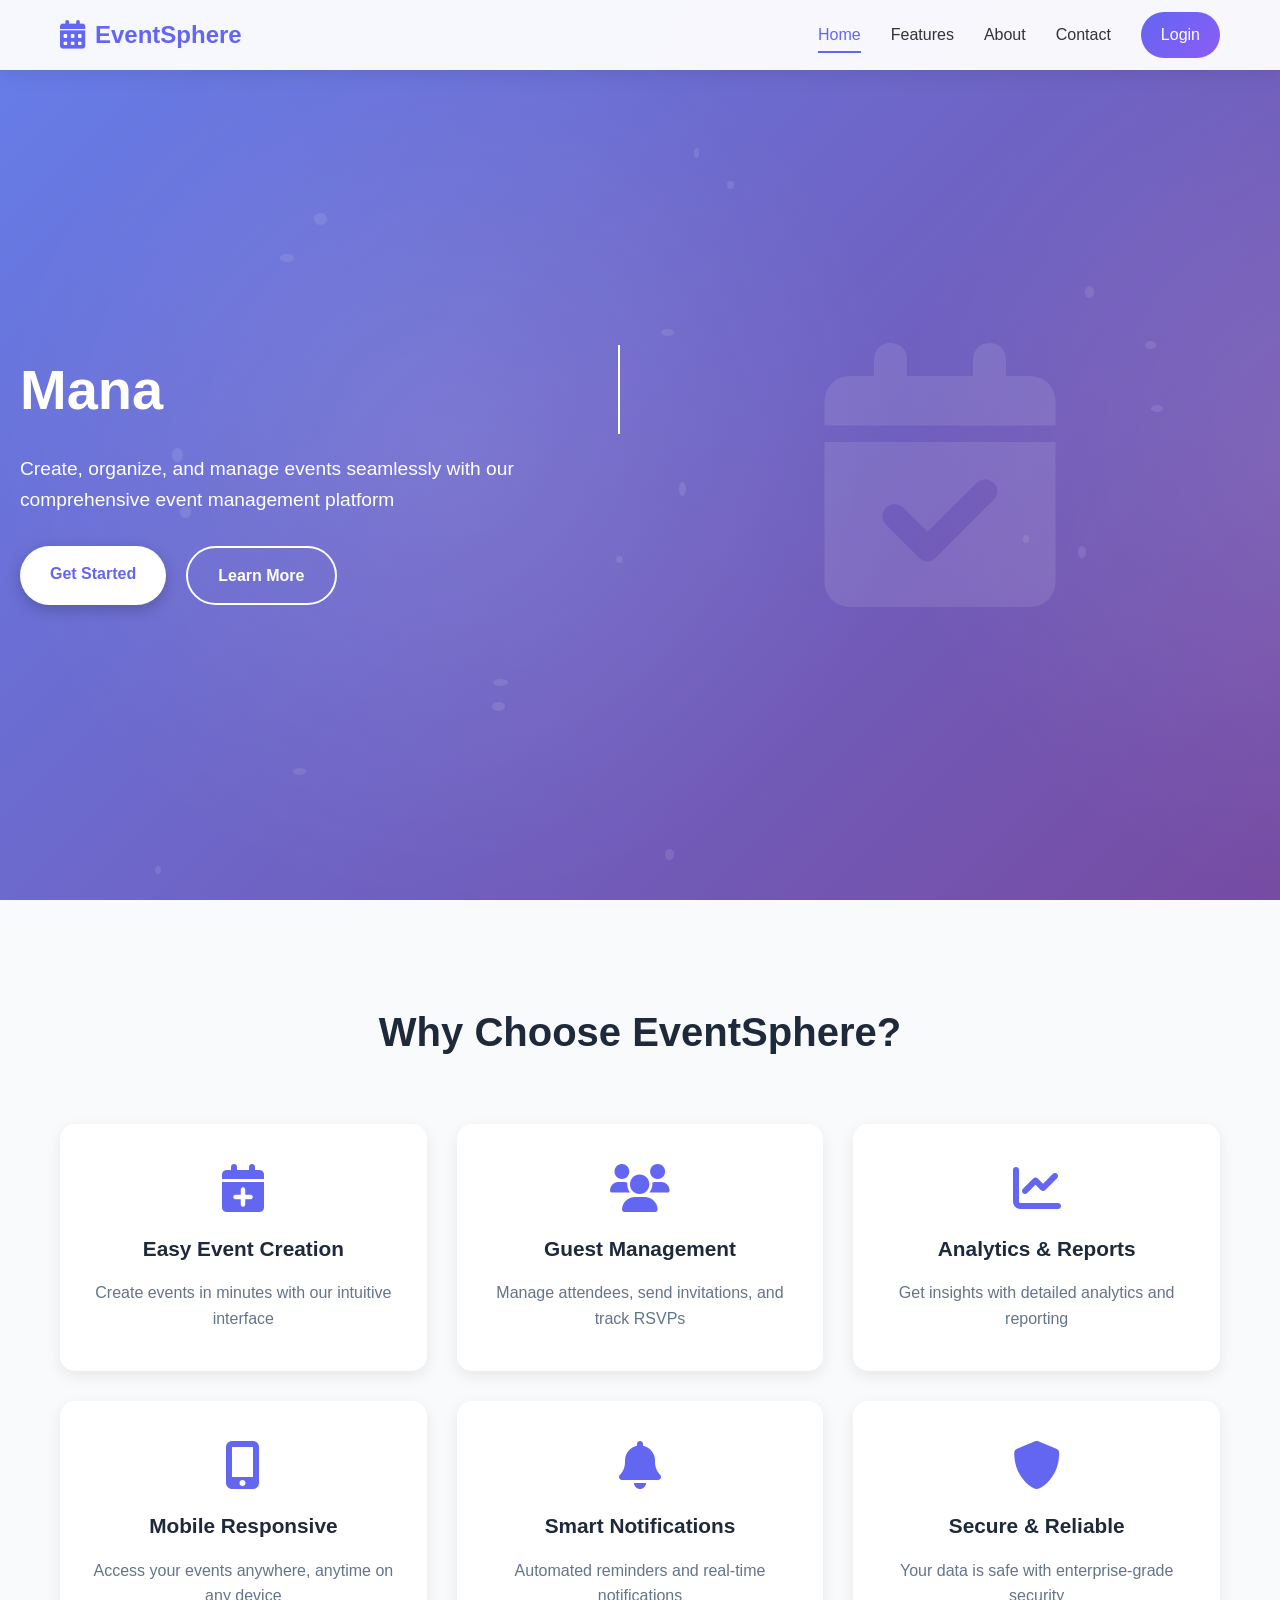
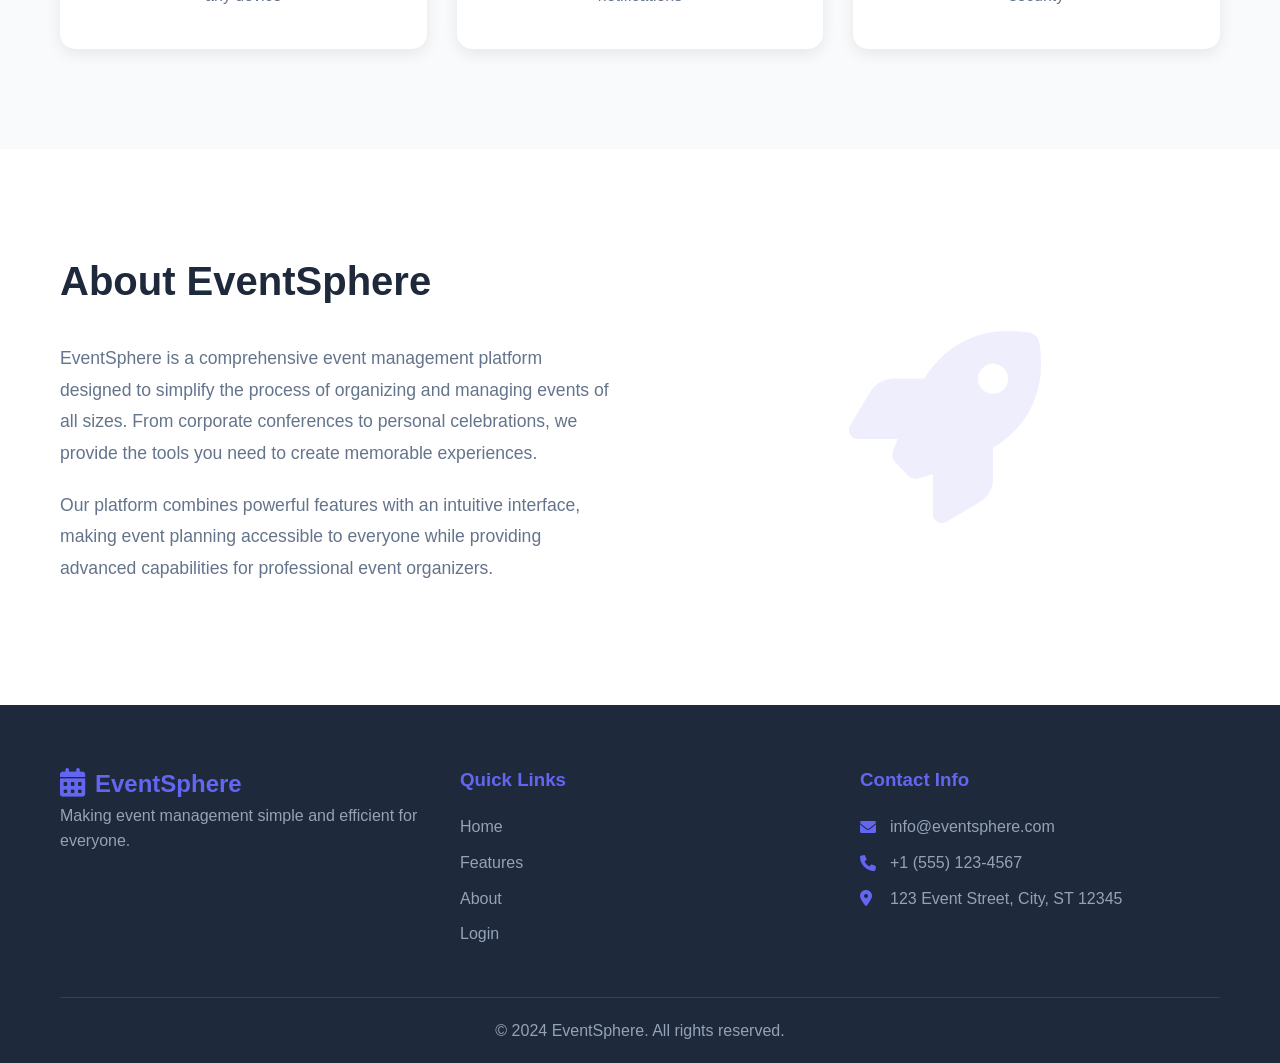
<file: index.html>
<!DOCTYPE html>
<html lang="en">
<head>
    <meta charset="UTF-8">
    <meta name="viewport" content="width=device-width, initial-scale=1.0">
    <title>EventSphere - Event Management System</title>
    <link rel="stylesheet" href="styles.css">
    <link href="https://cdnjs.cloudflare.com/ajax/libs/font-awesome/6.0.0/css/all.min.css" rel="stylesheet">
</head>
<body>
    <!-- Navigation -->
    <nav class="navbar">
        <div class="nav-container">
            <div class="logo">
                <i class="fas fa-calendar-alt"></i>
                <span>EventSphere</span>
            </div>
            <div class="nav-links">
                <a href="#home">Home</a>
                <a href="#features">Features</a>
                <a href="#about">About</a>
                <a href="#contact">Contact</a>
                <a href="login.html" class="login-btn">Login</a>
            </div>
        </div>
    </nav>

    <!-- Hero Section -->
    <section id="home" class="hero">
        <div class="hero-content">
            <h1>Manage Your Events Like a Pro</h1>
            <p>Create, organize, and manage events seamlessly with our comprehensive event management platform</p>
            <div class="hero-buttons">
                <a href="login.html" class="btn primary">Get Started</a>
                <a href="#features" class="btn secondary">Learn More</a>
            </div>
        </div>
        <div class="hero-image">
            <i class="fas fa-calendar-check"></i>
        </div>
    </section>

    <!-- Features Section -->
    <section id="features" class="features">
        <div class="container">
            <h2>Why Choose EventSphere?</h2>
            <div class="features-grid">
                <div class="feature-card">
                    <i class="fas fa-calendar-plus"></i>
                    <h3>Easy Event Creation</h3>
                    <p>Create events in minutes with our intuitive interface</p>
                </div>
                <div class="feature-card">
                    <i class="fas fa-users"></i>
                    <h3>Guest Management</h3>
                    <p>Manage attendees, send invitations, and track RSVPs</p>
                </div>
                <div class="feature-card">
                    <i class="fas fa-chart-line"></i>
                    <h3>Analytics & Reports</h3>
                    <p>Get insights with detailed analytics and reporting</p>
                </div>
                <div class="feature-card">
                    <i class="fas fa-mobile-alt"></i>
                    <h3>Mobile Responsive</h3>
                    <p>Access your events anywhere, anytime on any device</p>
                </div>
                <div class="feature-card">
                    <i class="fas fa-bell"></i>
                    <h3>Smart Notifications</h3>
                    <p>Automated reminders and real-time notifications</p>
                </div>
                <div class="feature-card">
                    <i class="fas fa-shield-alt"></i>
                    <h3>Secure & Reliable</h3>
                    <p>Your data is safe with enterprise-grade security</p>
                </div>
            </div>
        </div>
    </section>

    <!-- About Section -->
    <section id="about" class="about">
        <div class="container">
            <div class="about-content">
                <div class="about-text">
                    <h2>About EventSphere</h2>
                    <p>EventSphere is a comprehensive event management platform designed to simplify the process of organizing and managing events of all sizes. From corporate conferences to personal celebrations, we provide the tools you need to create memorable experiences.</p>
                    <p>Our platform combines powerful features with an intuitive interface, making event planning accessible to everyone while providing advanced capabilities for professional event organizers.</p>
                </div>
                <div class="about-image">
                    <i class="fas fa-rocket"></i>
                </div>
            </div>
        </div>
    </section>

    <!-- Footer -->
    <footer id="contact" class="footer">
        <div class="container">
            <div class="footer-content">
                <div class="footer-section">
                    <div class="logo">
                        <i class="fas fa-calendar-alt"></i>
                        <span>EventSphere</span>
                    </div>
                    <p>Making event management simple and efficient for everyone.</p>
                </div>
                <div class="footer-section">
                    <h3>Quick Links</h3>
                    <ul>
                        <li><a href="#home">Home</a></li>
                        <li><a href="#features">Features</a></li>
                        <li><a href="#about">About</a></li>
                        <li><a href="login.html">Login</a></li>
                    </ul>
                </div>
                <div class="footer-section">
                    <h3>Contact Info</h3>
                    <div class="contact-info">
                        <p><i class="fas fa-envelope"></i> info@eventsphere.com</p>
                        <p><i class="fas fa-phone"></i> +1 (555) 123-4567</p>
                        <p><i class="fas fa-map-marker-alt"></i> 123 Event Street, City, ST 12345</p>
                    </div>
                </div>
            </div>
            <div class="footer-bottom">
                <p>&copy; 2024 EventSphere. All rights reserved.</p>
            </div>
        </div>
    </footer>

    <script src="script.js"></script>
</body>
</html>
</file>
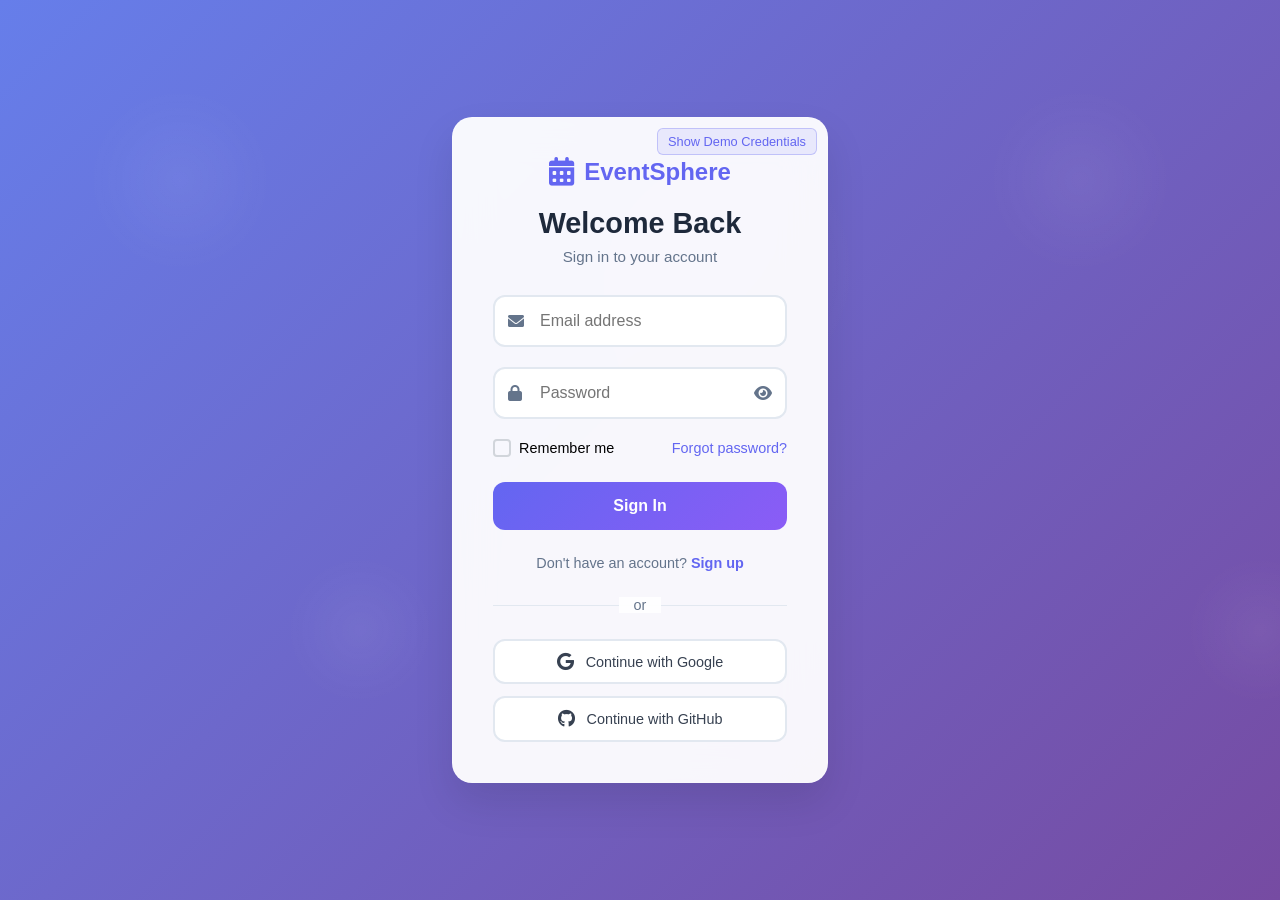
<file: dashboard.html>
<!DOCTYPE html>
<html lang="en">
<head>
    <meta charset="UTF-8">
    <meta name="viewport" content="width=device-width, initial-scale=1.0">
    <title>Dashboard - EventSphere</title>
    <link rel="stylesheet" href="dashboard.css">
    <link href="https://cdnjs.cloudflare.com/ajax/libs/font-awesome/6.0.0/css/all.min.css" rel="stylesheet">
</head>
<body>
    <!-- Navigation -->
    <nav class="top-nav">
        <div class="nav-left">
            <div class="logo">
                <i class="fas fa-calendar-alt"></i>
                <span>EventSphere</span>
            </div>
        </div>
        <div class="nav-right">
            <div class="search-box">
                <i class="fas fa-search"></i>
                <input type="text" placeholder="Search events...">
            </div>
            <div class="notifications">
                <i class="fas fa-bell"></i>
                <span class="notification-badge">3</span>
            </div>
            <div class="user-menu">
                <div class="user-avatar" onclick="toggleUserMenu()">
                    <i class="fas fa-user"></i>
                </div>
                <div class="user-dropdown" id="user-dropdown">
                    <div class="user-info">
                        <div class="user-name" id="user-name">Loading...</div>
                        <div class="user-email" id="user-email">Loading...</div>
                    </div>
                    <div class="dropdown-divider"></div>
                    <a href="#" onclick="showProfile()"><i class="fas fa-user"></i> Profile</a>
                    <a href="#" onclick="showSettings()"><i class="fas fa-cog"></i> Settings</a>
                    <div class="dropdown-divider"></div>
                    <a href="#" onclick="logout()"><i class="fas fa-sign-out-alt"></i> Logout</a>
                </div>
            </div>
        </div>
    </nav>

    <!-- Sidebar -->
    <aside class="sidebar">
        <nav class="sidebar-nav">
            <ul>
                <li class="nav-item active">
                    <a href="#" onclick="showDashboard()">
                        <i class="fas fa-tachometer-alt"></i>
                        <span>Dashboard</span>
                    </a>
                </li>
                <li class="nav-item">
                    <a href="#" onclick="showEvents()">
                        <i class="fas fa-calendar"></i>
                        <span>My Events</span>
                    </a>
                </li>
                <li class="nav-item">
                    <a href="#" onclick="showCreateEvent()">
                        <i class="fas fa-plus-circle"></i>
                        <span>Create Event</span>
                    </a>
                </li>
                <li class="nav-item">
                    <a href="#" onclick="showGuests()">
                        <i class="fas fa-users"></i>
                        <span>Guests</span>
                    </a>
                </li>
                <li class="nav-item">
                    <a href="#" onclick="showAnalytics()">
                        <i class="fas fa-chart-bar"></i>
                        <span>Analytics</span>
                    </a>
                </li>
                <li class="nav-item">
                    <a href="#" onclick="showTemplates()">
                        <i class="fas fa-copy"></i>
                        <span>Templates</span>
                    </a>
                </li>
            </ul>
        </nav>
    </aside>

    <!-- Main Content -->
    <main class="main-content">
        <!-- Dashboard View -->
        <div id="dashboard-view" class="content-view active">
            <div class="content-header">
                <h1>Welcome back, <span id="welcome-name">User</span>!</h1>
                <p>Here's what's happening with your events today.</p>
            </div>

            <!-- Stats Cards -->
            <div class="stats-grid">
                <div class="stat-card">
                    <div class="stat-icon">
                        <i class="fas fa-calendar"></i>
                    </div>
                    <div class="stat-content">
                        <h3>12</h3>
                        <p>Total Events</p>
                    </div>
                </div>
                <div class="stat-card">
                    <div class="stat-icon">
                        <i class="fas fa-users"></i>
                    </div>
                    <div class="stat-content">
                        <h3>245</h3>
                        <p>Total Attendees</p>
                    </div>
                </div>
                <div class="stat-card">
                    <div class="stat-icon">
                        <i class="fas fa-clock"></i>
                    </div>
                    <div class="stat-content">
                        <h3>3</h3>
                        <p>Upcoming Events</p>
                    </div>
                </div>
                <div class="stat-card">
                    <div class="stat-icon">
                        <i class="fas fa-chart-line"></i>
                    </div>
                    <div class="stat-content">
                        <h3>85%</h3>
                        <p>Success Rate</p>
                    </div>
                </div>
            </div>

            <!-- Quick Actions -->
            <div class="quick-actions">
                <h2>Quick Actions</h2>
                <div class="action-buttons">
                    <button class="action-btn primary" onclick="showCreateEvent()">
                        <i class="fas fa-plus"></i>
                        Create New Event
                    </button>
                    <button class="action-btn secondary" onclick="showEvents()">
                        <i class="fas fa-list"></i>
                        View All Events
                    </button>
                    <button class="action-btn secondary" onclick="showGuests()">
                        <i class="fas fa-user-plus"></i>
                        Manage Guests
                    </button>
                </div>
            </div>

            <!-- Recent Events -->
            <div class="recent-events">
                <h2>Recent Events</h2>
                <div class="events-list">
                    <div class="event-card">
                        <div class="event-date">
                            <span class="day">25</span>
                            <span class="month">Dec</span>
                        </div>
                        <div class="event-content">
                            <h3>Annual Company Party</h3>
                            <p>Corporate celebration with team building activities</p>
                            <div class="event-meta">
                                <span><i class="fas fa-users"></i> 150 attendees</span>
                                <span><i class="fas fa-map-marker-alt"></i> Grand Ballroom</span>
                            </div>
                        </div>
                        <div class="event-status completed">Completed</div>
                    </div>
                    <div class="event-card">
                        <div class="event-date">
                            <span class="day">28</span>
                            <span class="month">Dec</span>
                        </div>
                        <div class="event-content">
                            <h3>Product Launch Webinar</h3>
                            <p>Virtual presentation of our latest product features</p>
                            <div class="event-meta">
                                <span><i class="fas fa-users"></i> 300 registered</span>
                                <span><i class="fas fa-video"></i> Online Event</span>
                            </div>
                        </div>
                        <div class="event-status upcoming">Upcoming</div>
                    </div>
                    <div class="event-card">
                        <div class="event-date">
                            <span class="day">02</span>
                            <span class="month">Jan</span>
                        </div>
                        <div class="event-content">
                            <h3>New Year Networking</h3>
                            <p>Professional networking event for the new year</p>
                            <div class="event-meta">
                                <span><i class="fas fa-users"></i> 80 confirmed</span>
                                <span><i class="fas fa-map-marker-alt"></i> Downtown Center</span>
                            </div>
                        </div>
                        <div class="event-status upcoming">Upcoming</div>
                    </div>
                </div>
            </div>
        </div>

        <!-- Events View -->
        <div id="events-view" class="content-view">
            <div class="content-header">
                <h1>My Events</h1>
                <p>Manage all your events in one place.</p>
            </div>
            <div class="events-content">
                <div class="events-filters">
                    <button class="filter-btn active" data-filter="all">All Events</button>
                    <button class="filter-btn" data-filter="upcoming">Upcoming</button>
                    <button class="filter-btn" data-filter="past">Past</button>
                    <button class="filter-btn" data-filter="draft">Drafts</button>
                </div>
                <div class="events-grid" id="events-grid">
                    <!-- Events will be populated by JavaScript -->
                </div>
            </div>
        </div>

        <!-- Create Event View -->
        <div id="create-event-view" class="content-view">
            <div class="content-header">
                <h1>Create New Event</h1>
                <p>Fill in the details to create your event.</p>
            </div>
            <div class="create-event-form">
                <form id="event-form">
                    <div class="form-row">
                        <div class="form-group">
                            <label for="event-title">Event Title</label>
                            <input type="text" id="event-title" required>
                        </div>
                        <div class="form-group">
                            <label for="event-type">Event Type</label>
                            <select id="event-type">
                                <option value="conference">Conference</option>
                                <option value="workshop">Workshop</option>
                                <option value="webinar">Webinar</option>
                                <option value="party">Party</option>
                                <option value="meeting">Meeting</option>
                            </select>
                        </div>
                    </div>
                    <div class="form-row">
                        <div class="form-group">
                            <label for="event-date">Date</label>
                            <input type="date" id="event-date" required>
                        </div>
                        <div class="form-group">
                            <label for="event-time">Time</label>
                            <input type="time" id="event-time" required>
                        </div>
                    </div>
                    <div class="form-group">
                        <label for="event-location">Location</label>
                        <input type="text" id="event-location" placeholder="Enter venue or online platform">
                    </div>
                    <div class="form-group">
                        <label for="event-description">Description</label>
                        <textarea id="event-description" rows="5" placeholder="Describe your event..."></textarea>
                    </div>
                    <div class="form-row">
                        <div class="form-group">
                            <label for="max-attendees">Max Attendees</label>
                            <input type="number" id="max-attendees" min="1" value="50">
                        </div>
                        <div class="form-group">
                            <label for="event-price">Ticket Price ($)</label>
                            <input type="number" id="event-price" min="0" step="0.01" value="0">
                        </div>
                    </div>
                    <div class="form-actions">
                        <button type="button" class="btn secondary" onclick="saveDraft()">Save as Draft</button>
                        <button type="submit" class="btn primary">Create Event</button>
                    </div>
                </form>
            </div>
        </div>

        <!-- Other views placeholder -->
        <div id="guests-view" class="content-view">
            <div class="content-header">
                <h1>Guest Management</h1>
                <p>Manage your event attendees and invitations.</p>
            </div>
            <div class="placeholder-content">
                <i class="fas fa-users"></i>
                <h3>Guest Management</h3>
                <p>This feature is under development. You'll be able to manage guest lists, send invitations, and track RSVPs here.</p>
            </div>
        </div>

        <div id="analytics-view" class="content-view">
            <div class="content-header">
                <h1>Analytics</h1>
                <p>View detailed insights about your events.</p>
            </div>
            <div class="placeholder-content">
                <i class="fas fa-chart-bar"></i>
                <h3>Event Analytics</h3>
                <p>Detailed analytics and reporting features will be available here soon.</p>
            </div>
        </div>

        <div id="templates-view" class="content-view">
            <div class="content-header">
                <h1>Event Templates</h1>
                <p>Use pre-built templates to create events quickly.</p>
            </div>
            <div class="placeholder-content">
                <i class="fas fa-copy"></i>
                <h3>Event Templates</h3>
                <p>Browse and use event templates to speed up your event creation process.</p>
            </div>
        </div>
    </main>

    <!-- Modal for notifications -->
    <div id="notification-modal" class="modal">
        <div class="modal-content">
            <div class="modal-header">
                <h3>Notifications</h3>
                <span class="close" onclick="closeModal('notification-modal')">&times;</span>
            </div>
            <div class="modal-body">
                <div class="notification-item">
                    <i class="fas fa-info-circle"></i>
                    <div>
                        <strong>Event Reminder</strong>
                        <p>Your "Product Launch Webinar" is scheduled for tomorrow at 2:00 PM</p>
                        <small>2 hours ago</small>
                    </div>
                </div>
                <div class="notification-item">
                    <i class="fas fa-user-plus"></i>
                    <div>
                        <strong>New Registration</strong>
                        <p>John Doe registered for "New Year Networking"</p>
                        <small>4 hours ago</small>
                    </div>
                </div>
                <div class="notification-item">
                    <i class="fas fa-check-circle"></i>
                    <div>
                        <strong>Event Completed</strong>
                        <p>"Annual Company Party" was successfully completed</p>
                        <small>1 day ago</small>
                    </div>
                </div>
            </div>
        </div>
    </div>

    <script src="dashboard.js"></script>
</body>
</html>
</file>
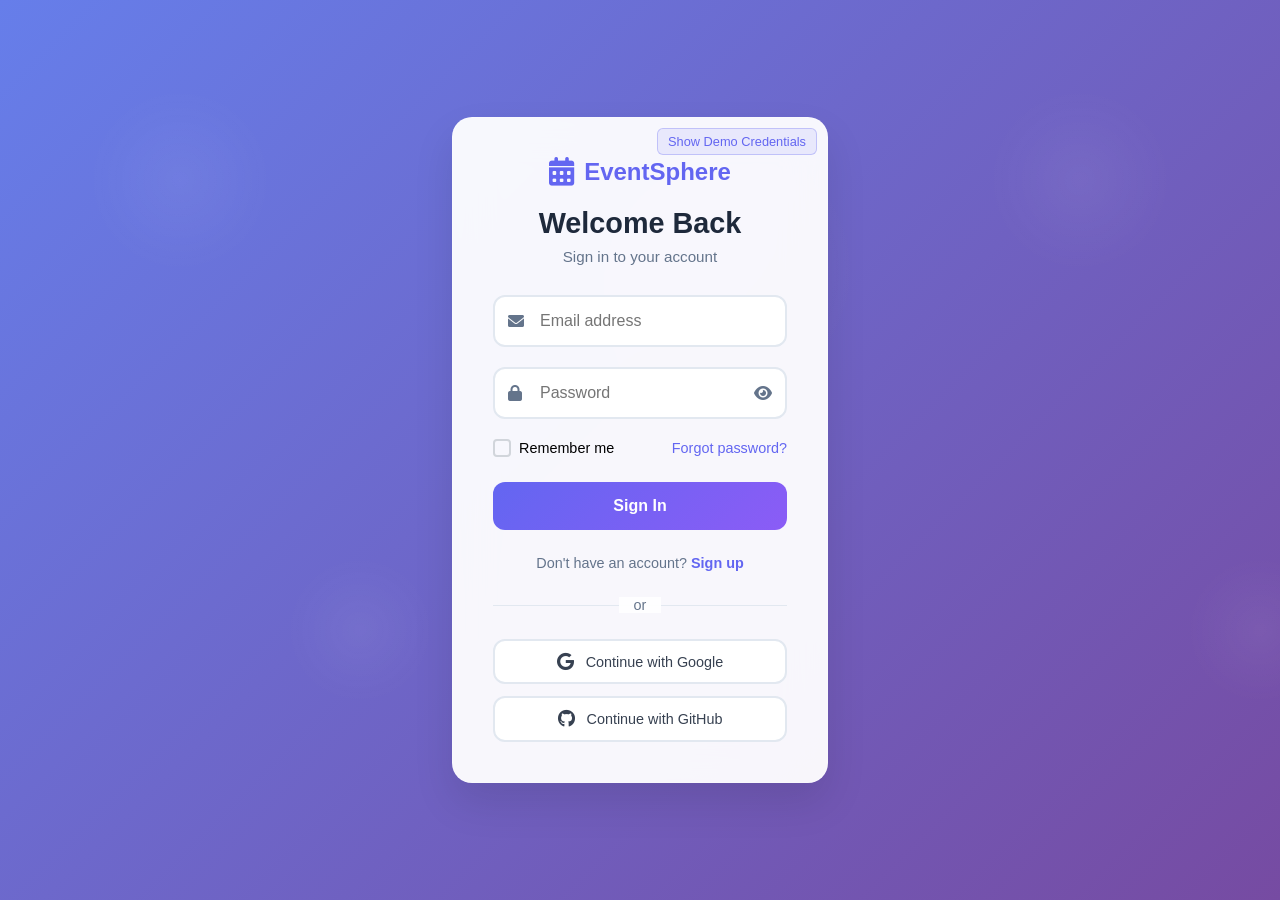
<file: login.html>
<!DOCTYPE html>
<html lang="en">
<head>
    <meta charset="UTF-8">
    <meta name="viewport" content="width=device-width, initial-scale=1.0">
    <title>Login - EventSphere</title>
    <link rel="stylesheet" href="auth.css">
    <link href="https://cdnjs.cloudflare.com/ajax/libs/font-awesome/6.0.0/css/all.min.css" rel="stylesheet">
</head>
<body>
    <div class="auth-container">
        <div class="auth-card">
            <div class="auth-header">
                <div class="logo">
                    <i class="fas fa-calendar-alt"></i>
                    <span>EventSphere</span>
                </div>
                <h2 id="auth-title">Welcome Back</h2>
                <p id="auth-subtitle">Sign in to your account</p>
            </div>

            <!-- Login Form -->
            <form id="login-form" class="auth-form">
                <div class="input-group">
                    <i class="fas fa-envelope"></i>
                    <input type="email" id="login-email" placeholder="Email address" required>
                </div>
                <div class="input-group">
                    <i class="fas fa-lock"></i>
                    <input type="password" id="login-password" placeholder="Password" required>
                    <i class="fas fa-eye toggle-password" onclick="togglePassword('login-password')"></i>
                </div>
                <div class="form-options">
                    <label class="checkbox">
                        <input type="checkbox" id="remember-me">
                        <span class="checkmark"></span>
                        Remember me
                    </label>
                    <a href="#" class="forgot-password">Forgot password?</a>
                </div>
                <button type="submit" class="auth-btn">Sign In</button>
            </form>

            <!-- Signup Form (initially hidden) -->
            <form id="signup-form" class="auth-form" style="display: none;">
                <div class="input-group">
                    <i class="fas fa-user"></i>
                    <input type="text" id="signup-name" placeholder="Full name" required>
                </div>
                <div class="input-group">
                    <i class="fas fa-envelope"></i>
                    <input type="email" id="signup-email" placeholder="Email address" required>
                </div>
                <div class="input-group">
                    <i class="fas fa-lock"></i>
                    <input type="password" id="signup-password" placeholder="Password" required>
                    <i class="fas fa-eye toggle-password" onclick="togglePassword('signup-password')"></i>
                </div>
                <div class="input-group">
                    <i class="fas fa-lock"></i>
                    <input type="password" id="confirm-password" placeholder="Confirm password" required>
                    <i class="fas fa-eye toggle-password" onclick="togglePassword('confirm-password')"></i>
                </div>
                <div class="form-options">
                    <label class="checkbox">
                        <input type="checkbox" id="terms-agree" required>
                        <span class="checkmark"></span>
                        I agree to the <a href="#">Terms & Conditions</a>
                    </label>
                </div>
                <button type="submit" class="auth-btn">Create Account</button>
            </form>

            <div class="auth-switch">
                <p id="switch-text">Don't have an account? <span id="switch-link" onclick="toggleAuthMode()">Sign up</span></p>
            </div>

            <div class="divider">
                <span>or</span>
            </div>

            <div class="social-auth">
                <button class="social-btn google">
                    <i class="fab fa-google"></i>
                    Continue with Google
                </button>
                <button class="social-btn github">
                    <i class="fab fa-github"></i>
                    Continue with GitHub
                </button>
            </div>
        </div>
    </div>

    <script src="auth.js"></script>
</body>
</html>
</file>
<file: styles.css>
/* Reset and Base Styles */
* {
    margin: 0;
    padding: 0;
    box-sizing: border-box;
}

html {
    scroll-behavior: smooth;
}

body {
    font-family: 'Segoe UI', Tahoma, Geneva, Verdana, sans-serif;
    line-height: 1.6;
    color: #333;
    overflow-x: hidden;
}

.container {
    max-width: 1200px;
    margin: 0 auto;
    padding: 0 20px;
}

/* Navigation */
.navbar {
    position: fixed;
    top: 0;
    width: 100%;
    background: rgba(255, 255, 255, 0.95);
    backdrop-filter: blur(10px);
    box-shadow: 0 2px 20px rgba(0, 0, 0, 0.1);
    z-index: 1000;
    transition: all 0.3s ease;
}

.nav-container {
    max-width: 1200px;
    margin: 0 auto;
    padding: 0 20px;
    display: flex;
    justify-content: space-between;
    align-items: center;
    height: 70px;
}

.logo {
    display: flex;
    align-items: center;
    font-size: 1.5rem;
    font-weight: bold;
    color: #6366f1;
}

.logo i {
    margin-right: 10px;
    font-size: 1.8rem;
}

.nav-links {
    display: flex;
    align-items: center;
    gap: 30px;
}

.nav-links a {
    text-decoration: none;
    color: #333;
    font-weight: 500;
    transition: color 0.3s ease;
    position: relative;
}

.nav-links a:hover {
    color: #6366f1;
}

.nav-links a::after {
    content: '';
    position: absolute;
    bottom: -5px;
    left: 0;
    width: 0;
    height: 2px;
    background: #6366f1;
    transition: width 0.3s ease;
}

.nav-links a:hover::after {
    width: 100%;
}

.login-btn {
    background: linear-gradient(135deg, #6366f1, #8b5cf6);
    color: white !important;
    padding: 10px 20px;
    border-radius: 25px;
    transition: all 0.3s ease;
}

.login-btn:hover {
    transform: translateY(-2px);
    box-shadow: 0 5px 15px rgba(99, 102, 241, 0.3);
}

/* Hero Section */
.hero {
    min-height: 100vh;
    display: flex;
    align-items: center;
    padding: 100px 20px 50px;
    background: linear-gradient(135deg, #667eea 0%, #764ba2 100%);
    color: white;
    position: relative;
    overflow: hidden;
}

.hero::before {
    content: '';
    position: absolute;
    top: 0;
    left: 0;
    width: 100%;
    height: 100%;
    background: url('data:image/svg+xml,<svg xmlns="http://www.w3.org/2000/svg" viewBox="0 0 1000 1000"><defs><radialGradient id="a" cx="50%" cy="50%"><stop offset="0%" stop-color="%23ffffff" stop-opacity="0.1"/><stop offset="100%" stop-color="%23ffffff" stop-opacity="0"/></radialGradient></defs><circle cx="50%" cy="50%" r="50%" fill="url(%23a)"/></svg>');
    animation: float 6s ease-in-out infinite;
}

@keyframes float {
    0%, 100% { transform: translateY(0px); }
    50% { transform: translateY(-20px); }
}

.hero-content {
    flex: 1;
    max-width: 600px;
    z-index: 2;
    position: relative;
}

.hero h1 {
    font-size: 3.5rem;
    font-weight: 700;
    margin-bottom: 20px;
    animation: slideInLeft 1s ease-out;
}

.hero p {
    font-size: 1.2rem;
    margin-bottom: 30px;
    opacity: 0.9;
    animation: slideInLeft 1s ease-out 0.2s both;
}

.hero-buttons {
    display: flex;
    gap: 20px;
    animation: slideInLeft 1s ease-out 0.4s both;
}

.btn {
    display: inline-block;
    padding: 15px 30px;
    text-decoration: none;
    border-radius: 30px;
    font-weight: 600;
    transition: all 0.3s ease;
    text-align: center;
}

.btn.primary {
    background: white;
    color: #6366f1;
    box-shadow: 0 5px 15px rgba(0, 0, 0, 0.2);
}

.btn.primary:hover {
    transform: translateY(-3px);
    box-shadow: 0 10px 25px rgba(0, 0, 0, 0.3);
}

.btn.secondary {
    background: transparent;
    color: white;
    border: 2px solid white;
}

.btn.secondary:hover {
    background: white;
    color: #6366f1;
}

.hero-image {
    flex: 1;
    display: flex;
    justify-content: center;
    align-items: center;
    z-index: 2;
    position: relative;
}

.hero-image i {
    font-size: 15rem;
    opacity: 0.1;
    animation: pulse 2s ease-in-out infinite;
}

@keyframes pulse {
    0%, 100% { transform: scale(1); }
    50% { transform: scale(1.1); }
}

@keyframes slideInLeft {
    from {
        opacity: 0;
        transform: translateX(-50px);
    }
    to {
        opacity: 1;
        transform: translateX(0);
    }
}

/* Features Section */
.features {
    padding: 100px 0;
    background: #f8fafc;
}

.features h2 {
    text-align: center;
    font-size: 2.5rem;
    margin-bottom: 60px;
    color: #1e293b;
}

.features-grid {
    display: grid;
    grid-template-columns: repeat(auto-fit, minmax(300px, 1fr));
    gap: 30px;
}

.feature-card {
    background: white;
    padding: 40px 30px;
    border-radius: 15px;
    text-align: center;
    box-shadow: 0 5px 15px rgba(0, 0, 0, 0.08);
    transition: all 0.3s ease;
    position: relative;
    overflow: hidden;
}

.feature-card::before {
    content: '';
    position: absolute;
    top: 0;
    left: -100%;
    width: 100%;
    height: 100%;
    background: linear-gradient(90deg, transparent, rgba(99, 102, 241, 0.1), transparent);
    transition: left 0.5s ease;
}

.feature-card:hover::before {
    left: 100%;
}

.feature-card:hover {
    transform: translateY(-10px);
    box-shadow: 0 15px 35px rgba(0, 0, 0, 0.1);
}

.feature-card i {
    font-size: 3rem;
    color: #6366f1;
    margin-bottom: 20px;
    display: block;
}

.feature-card h3 {
    font-size: 1.3rem;
    margin-bottom: 15px;
    color: #1e293b;
}

.feature-card p {
    color: #64748b;
    line-height: 1.6;
}

/* About Section */
.about {
    padding: 100px 0;
    background: white;
}

.about-content {
    display: grid;
    grid-template-columns: 1fr 1fr;
    gap: 60px;
    align-items: center;
}

.about-text h2 {
    font-size: 2.5rem;
    margin-bottom: 30px;
    color: #1e293b;
}

.about-text p {
    color: #64748b;
    margin-bottom: 20px;
    font-size: 1.1rem;
    line-height: 1.8;
}

.about-image {
    display: flex;
    justify-content: center;
    align-items: center;
}

.about-image i {
    font-size: 12rem;
    color: #6366f1;
    opacity: 0.1;
}

/* Footer */
.footer {
    background: #1e293b;
    color: white;
    padding: 60px 0 20px;
}

.footer-content {
    display: grid;
    grid-template-columns: repeat(auto-fit, minmax(250px, 1fr));
    gap: 40px;
    margin-bottom: 40px;
}

.footer-section h3 {
    margin-bottom: 20px;
    color: #6366f1;
}

.footer-section p {
    color: #94a3b8;
    line-height: 1.6;
}

.footer-section ul {
    list-style: none;
}

.footer-section ul li {
    margin-bottom: 10px;
}

.footer-section ul li a {
    color: #94a3b8;
    text-decoration: none;
    transition: color 0.3s ease;
}

.footer-section ul li a:hover {
    color: #6366f1;
}

.contact-info p {
    margin-bottom: 10px;
    display: flex;
    align-items: center;
}

.contact-info i {
    margin-right: 10px;
    color: #6366f1;
    width: 20px;
}

.footer-bottom {
    text-align: center;
    padding-top: 20px;
    border-top: 1px solid #334155;
    color: #94a3b8;
}

/* Responsive Design */
@media (max-width: 768px) {
    .nav-links {
        display: none;
    }
    
    .hero {
        flex-direction: column;
        text-align: center;
        padding: 120px 20px 50px;
    }
    
    .hero h1 {
        font-size: 2.5rem;
    }
    
    .hero-buttons {
        justify-content: center;
        flex-wrap: wrap;
    }
    
    .hero-image i {
        font-size: 8rem;
    }
    
    .about-content {
        grid-template-columns: 1fr;
        text-align: center;
    }
    
    .features-grid {
        grid-template-columns: 1fr;
    }
}

@media (max-width: 480px) {
    .hero h1 {
        font-size: 2rem;
    }
    
    .features h2,
    .about-text h2 {
        font-size: 2rem;
    }
    
    .btn {
        padding: 12px 20px;
        font-size: 0.9rem;
    }
}
</file>
<file: dashboard.css>
/* Reset and Base Styles */
* {
    margin: 0;
    padding: 0;
    box-sizing: border-box;
}

body {
    font-family: 'Segoe UI', Tahoma, Geneva, Verdana, sans-serif;
    background: #f8fafc;
    color: #334155;
    line-height: 1.6;
}

/* Layout */
.top-nav {
    position: fixed;
    top: 0;
    left: 0;
    right: 0;
    height: 70px;
    background: white;
    border-bottom: 1px solid #e2e8f0;
    display: flex;
    align-items: center;
    justify-content: space-between;
    padding: 0 30px;
    z-index: 1000;
    box-shadow: 0 1px 3px rgba(0, 0, 0, 0.1);
}

.nav-left {
    display: flex;
    align-items: center;
}

.logo {
    display: flex;
    align-items: center;
    font-size: 1.5rem;
    font-weight: bold;
    color: #6366f1;
}

.logo i {
    margin-right: 10px;
    font-size: 1.8rem;
}

.nav-right {
    display: flex;
    align-items: center;
    gap: 20px;
}

.search-box {
    position: relative;
    display: flex;
    align-items: center;
}

.search-box i {
    position: absolute;
    left: 15px;
    color: #64748b;
}

.search-box input {
    padding: 10px 15px 10px 40px;
    border: 1px solid #e2e8f0;
    border-radius: 25px;
    background: #f1f5f9;
    outline: none;
    transition: all 0.3s ease;
    width: 250px;
}

.search-box input:focus {
    border-color: #6366f1;
    background: white;
    box-shadow: 0 0 0 3px rgba(99, 102, 241, 0.1);
}

.notifications {
    position: relative;
    cursor: pointer;
    padding: 10px;
    border-radius: 10px;
    transition: background 0.3s ease;
}

.notifications:hover {
    background: #f1f5f9;
}

.notifications i {
    font-size: 1.2rem;
    color: #64748b;
}

.notification-badge {
    position: absolute;
    top: 5px;
    right: 5px;
    background: #ef4444;
    color: white;
    font-size: 0.75rem;
    padding: 2px 6px;
    border-radius: 10px;
    min-width: 18px;
    text-align: center;
}

.user-menu {
    position: relative;
}

.user-avatar {
    width: 40px;
    height: 40px;
    background: linear-gradient(135deg, #6366f1, #8b5cf6);
    border-radius: 50%;
    display: flex;
    align-items: center;
    justify-content: center;
    color: white;
    cursor: pointer;
    transition: transform 0.3s ease;
}

.user-avatar:hover {
    transform: scale(1.05);
}

.user-dropdown {
    position: absolute;
    top: 50px;
    right: 0;
    background: white;
    border-radius: 10px;
    box-shadow: 0 10px 25px rgba(0, 0, 0, 0.1);
    border: 1px solid #e2e8f0;
    min-width: 200px;
    opacity: 0;
    visibility: hidden;
    transform: translateY(-10px);
    transition: all 0.3s ease;
    z-index: 1001;
}

.user-dropdown.show {
    opacity: 1;
    visibility: visible;
    transform: translateY(0);
}

.user-info {
    padding: 15px;
    border-bottom: 1px solid #e2e8f0;
}

.user-name {
    font-weight: 600;
    color: #1e293b;
}

.user-email {
    font-size: 0.85rem;
    color: #64748b;
}

.dropdown-divider {
    height: 1px;
    background: #e2e8f0;
    margin: 5px 0;
}

.user-dropdown a {
    display: flex;
    align-items: center;
    padding: 10px 15px;
    color: #64748b;
    text-decoration: none;
    transition: all 0.3s ease;
}

.user-dropdown a:hover {
    background: #f1f5f9;
    color: #6366f1;
}

.user-dropdown a i {
    margin-right: 10px;
    width: 16px;
}

/* Sidebar */
.sidebar {
    position: fixed;
    top: 70px;
    left: 0;
    width: 260px;
    height: calc(100vh - 70px);
    background: white;
    border-right: 1px solid #e2e8f0;
    padding: 20px 0;
    overflow-y: auto;
    z-index: 999;
}

.sidebar-nav ul {
    list-style: none;
}

.nav-item {
    margin-bottom: 5px;
}

.nav-item a {
    display: flex;
    align-items: center;
    padding: 12px 25px;
    color: #64748b;
    text-decoration: none;
    transition: all 0.3s ease;
    border-right: 3px solid transparent;
}

.nav-item a:hover {
    background: #f8fafc;
    color: #6366f1;
}

.nav-item.active a {
    background: #f0f4ff;
    color: #6366f1;
    border-right-color: #6366f1;
}

.nav-item a i {
    margin-right: 12px;
    width: 20px;
    text-align: center;
}

/* Main Content */
.main-content {
    margin-left: 260px;
    margin-top: 70px;
    padding: 30px;
    min-height: calc(100vh - 70px);
}

.content-view {
    display: none;
}

.content-view.active {
    display: block;
    animation: fadeIn 0.3s ease;
}

@keyframes fadeIn {
    from { opacity: 0; transform: translateY(10px); }
    to { opacity: 1; transform: translateY(0); }
}

.content-header {
    margin-bottom: 30px;
}

.content-header h1 {
    font-size: 2rem;
    color: #1e293b;
    margin-bottom: 5px;
}

.content-header p {
    color: #64748b;
    font-size: 1.1rem;
}

/* Stats Grid */
.stats-grid {
    display: grid;
    grid-template-columns: repeat(auto-fit, minmax(250px, 1fr));
    gap: 20px;
    margin-bottom: 40px;
}

.stat-card {
    background: white;
    padding: 25px;
    border-radius: 15px;
    box-shadow: 0 1px 3px rgba(0, 0, 0, 0.1);
    border: 1px solid #e2e8f0;
    display: flex;
    align-items: center;
    transition: all 0.3s ease;
}

.stat-card:hover {
    transform: translateY(-2px);
    box-shadow: 0 4px 12px rgba(0, 0, 0, 0.1);
}

.stat-icon {
    width: 60px;
    height: 60px;
    border-radius: 15px;
    display: flex;
    align-items: center;
    justify-content: center;
    margin-right: 20px;
    background: linear-gradient(135deg, #6366f1, #8b5cf6);
}

.stat-icon i {
    font-size: 1.5rem;
    color: white;
}

.stat-content h3 {
    font-size: 2rem;
    font-weight: 700;
    color: #1e293b;
    margin-bottom: 5px;
}

.stat-content p {
    color: #64748b;
    font-size: 0.9rem;
}

/* Quick Actions */
.quick-actions {
    background: white;
    padding: 30px;
    border-radius: 15px;
    box-shadow: 0 1px 3px rgba(0, 0, 0, 0.1);
    border: 1px solid #e2e8f0;
    margin-bottom: 40px;
}

.quick-actions h2 {
    margin-bottom: 20px;
    color: #1e293b;
}

.action-buttons {
    display: flex;
    gap: 15px;
    flex-wrap: wrap;
}

.action-btn {
    padding: 12px 24px;
    border: none;
    border-radius: 10px;
    font-weight: 600;
    cursor: pointer;
    transition: all 0.3s ease;
    display: flex;
    align-items: center;
    gap: 8px;
}

.action-btn.primary {
    background: linear-gradient(135deg, #6366f1, #8b5cf6);
    color: white;
}

.action-btn.primary:hover {
    transform: translateY(-2px);
    box-shadow: 0 4px 12px rgba(99, 102, 241, 0.3);
}

.action-btn.secondary {
    background: #f1f5f9;
    color: #475569;
    border: 1px solid #e2e8f0;
}

.action-btn.secondary:hover {
    background: #e2e8f0;
}

/* Recent Events */
.recent-events {
    background: white;
    padding: 30px;
    border-radius: 15px;
    box-shadow: 0 1px 3px rgba(0, 0, 0, 0.1);
    border: 1px solid #e2e8f0;
}

.recent-events h2 {
    margin-bottom: 25px;
    color: #1e293b;
}

.events-list {
    display: flex;
    flex-direction: column;
    gap: 20px;
}

.event-card {
    display: flex;
    align-items: center;
    padding: 20px;
    border: 1px solid #e2e8f0;
    border-radius: 12px;
    transition: all 0.3s ease;
}

.event-card:hover {
    border-color: #6366f1;
    box-shadow: 0 2px 8px rgba(99, 102, 241, 0.1);
}

.event-date {
    display: flex;
    flex-direction: column;
    align-items: center;
    justify-content: center;
    background: #f8fafc;
    border-radius: 10px;
    padding: 15px;
    margin-right: 20px;
    min-width: 70px;
}

.event-date .day {
    font-size: 1.5rem;
    font-weight: 700;
    color: #1e293b;
}

.event-date .month {
    font-size: 0.8rem;
    color: #64748b;
    text-transform: uppercase;
}

.event-content {
    flex: 1;
}

.event-content h3 {
    color: #1e293b;
    margin-bottom: 5px;
}

.event-content p {
    color: #64748b;
    font-size: 0.9rem;
    margin-bottom: 10px;
}

.event-meta {
    display: flex;
    gap: 20px;
    font-size: 0.85rem;
    color: #64748b;
}

.event-meta span {
    display: flex;
    align-items: center;
    gap: 5px;
}

.event-status {
    padding: 6px 12px;
    border-radius: 20px;
    font-size: 0.8rem;
    font-weight: 600;
}

.event-status.completed {
    background: #dcfce7;
    color: #166534;
}

.event-status.upcoming {
    background: #dbeafe;
    color: #1d4ed8;
}

/* Events View */
.events-filters {
    display: flex;
    gap: 10px;
    margin-bottom: 30px;
}

.filter-btn {
    padding: 8px 16px;
    border: 1px solid #e2e8f0;
    background: white;
    color: #64748b;
    border-radius: 20px;
    cursor: pointer;
    transition: all 0.3s ease;
}

.filter-btn.active,
.filter-btn:hover {
    background: #6366f1;
    color: white;
    border-color: #6366f1;
}

.events-grid {
    display: grid;
    grid-template-columns: repeat(auto-fill, minmax(300px, 1fr));
    gap: 20px;
}

/* Create Event Form */
.create-event-form {
    background: white;
    padding: 30px;
    border-radius: 15px;
    box-shadow: 0 1px 3px rgba(0, 0, 0, 0.1);
    border: 1px solid #e2e8f0;
}

.form-row {
    display: grid;
    grid-template-columns: 1fr 1fr;
    gap: 20px;
    margin-bottom: 20px;
}

.form-group {
    display: flex;
    flex-direction: column;
}

.form-group label {
    margin-bottom: 8px;
    font-weight: 500;
    color: #374151;
}

.form-group input,
.form-group select,
.form-group textarea {
    padding: 12px;
    border: 1px solid #d1d5db;
    border-radius: 8px;
    font-size: 1rem;
    transition: border-color 0.3s ease;
}

.form-group input:focus,
.form-group select:focus,
.form-group textarea:focus {
    outline: none;
    border-color: #6366f1;
    box-shadow: 0 0 0 3px rgba(99, 102, 241, 0.1);
}

.form-actions {
    display: flex;
    gap: 15px;
    justify-content: flex-end;
    margin-top: 30px;
}

.btn {
    padding: 12px 24px;
    border: none;
    border-radius: 8px;
    font-weight: 600;
    cursor: pointer;
    transition: all 0.3s ease;
}

.btn.primary {
    background: linear-gradient(135deg, #6366f1, #8b5cf6);
    color: white;
}

.btn.primary:hover {
    transform: translateY(-1px);
    box-shadow: 0 4px 12px rgba(99, 102, 241, 0.3);
}

.btn.secondary {
    background: #f8fafc;
    color: #64748b;
    border: 1px solid #e2e8f0;
}

.btn.secondary:hover {
    background: #e2e8f0;
}

/* Placeholder Content */
.placeholder-content {
    display: flex;
    flex-direction: column;
    align-items: center;
    justify-content: center;
    padding: 60px 20px;
    text-align: center;
    background: white;
    border-radius: 15px;
    box-shadow: 0 1px 3px rgba(0, 0, 0, 0.1);
    border: 1px solid #e2e8f0;
}

.placeholder-content i {
    font-size: 4rem;
    color: #d1d5db;
    margin-bottom: 20px;
}

.placeholder-content h3 {
    color: #374151;
    margin-bottom: 10px;
}

.placeholder-content p {
    color: #6b7280;
    max-width: 400px;
}

/* Modal */
.modal {
    display: none;
    position: fixed;
    top: 0;
    left: 0;
    width: 100%;
    height: 100%;
    background: rgba(0, 0, 0, 0.5);
    z-index: 2000;
    opacity: 0;
    transition: opacity 0.3s ease;
}

.modal.show {
    display: flex;
    align-items: center;
    justify-content: center;
    opacity: 1;
}

.modal-content {
    background: white;
    border-radius: 15px;
    max-width: 500px;
    width: 90%;
    max-height: 80vh;
    overflow-y: auto;
    transform: scale(0.9);
    transition: transform 0.3s ease;
}

.modal.show .modal-content {
    transform: scale(1);
}

.modal-header {
    display: flex;
    justify-content: space-between;
    align-items: center;
    padding: 20px;
    border-bottom: 1px solid #e2e8f0;
}

.modal-header h3 {
    color: #1e293b;
}

.close {
    font-size: 1.5rem;
    cursor: pointer;
    color: #64748b;
    transition: color 0.3s ease;
}

.close:hover {
    color: #1e293b;
}

.modal-body {
    padding: 20px;
}

.notification-item {
    display: flex;
    align-items: flex-start;
    gap: 15px;
    padding: 15px 0;
    border-bottom: 1px solid #f1f5f9;
}

.notification-item:last-child {
    border-bottom: none;
}

.notification-item i {
    color: #6366f1;
    margin-top: 2px;
}

.notification-item strong {
    color: #1e293b;
    display: block;
    margin-bottom: 5px;
}

.notification-item p {
    color: #64748b;
    font-size: 0.9rem;
    margin-bottom: 5px;
}

.notification-item small {
    color: #9ca3af;
    font-size: 0.8rem;
}

/* Responsive Design */
@media (max-width: 1024px) {
    .sidebar {
        transform: translateX(-100%);
        transition: transform 0.3s ease;
    }
    
    .sidebar.show {
        transform: translateX(0);
    }
    
    .main-content {
        margin-left: 0;
    }
    
    .search-box input {
        width: 200px;
    }
}

@media (max-width: 768px) {
    .top-nav {
        padding: 0 15px;
    }
    
    .nav-right {
        gap: 10px;
    }
    
    .search-box {
        display: none;
    }
    
    .main-content {
        padding: 20px 15px;
    }
    
    .stats-grid {
        grid-template-columns: 1fr;
    }
    
    .form-row {
        grid-template-columns: 1fr;
    }
    
    .action-buttons {
        flex-direction: column;
    }
    
    .event-card {
        flex-direction: column;
        text-align: center;
    }
    
    .event-date {
        margin-right: 0;
        margin-bottom: 15px;
    }
    
    .event-meta {
        justify-content: center;
    }
}

@media (max-width: 480px) {
    .content-header h1 {
        font-size: 1.5rem;
    }
    
    .stat-card {
        padding: 20px;
    }
    
    .create-event-form,
    .quick-actions,
    .recent-events {
        padding: 20px;
    }
}
</file>
<file: auth.css>
/* Reset and Base Styles */
* {
    margin: 0;
    padding: 0;
    box-sizing: border-box;
}

body {
    font-family: 'Segoe UI', Tahoma, Geneva, Verdana, sans-serif;
    background: linear-gradient(135deg, #667eea 0%, #764ba2 100%);
    min-height: 100vh;
    display: flex;
    align-items: center;
    justify-content: center;
    padding: 20px;
    position: relative;
    overflow: hidden;
}

body::before {
    content: '';
    position: absolute;
    top: 0;
    left: 0;
    width: 100%;
    height: 100%;
    background: url('data:image/svg+xml,<svg xmlns="http://www.w3.org/2000/svg" viewBox="0 0 1000 1000"><defs><radialGradient id="a" cx="50%" cy="50%"><stop offset="0%" stop-color="%23ffffff" stop-opacity="0.05"/><stop offset="100%" stop-color="%23ffffff" stop-opacity="0"/></radialGradient></defs><circle cx="200" cy="200" r="100" fill="url(%23a)"/><circle cx="800" cy="300" r="150" fill="url(%23a)"/><circle cx="400" cy="700" r="80" fill="url(%23a)"/></svg>');
    animation: float 8s ease-in-out infinite;
}

@keyframes float {
    0%, 100% { transform: translateY(0px) rotate(0deg); }
    50% { transform: translateY(-20px) rotate(5deg); }
}

/* Auth Container */
.auth-container {
    position: relative;
    z-index: 2;
}

.auth-card {
    background: rgba(255, 255, 255, 0.95);
    backdrop-filter: blur(20px);
    border-radius: 20px;
    padding: 40px;
    width: 100%;
    max-width: 420px;
    box-shadow: 0 20px 40px rgba(0, 0, 0, 0.1);
    border: 1px solid rgba(255, 255, 255, 0.2);
    animation: slideUp 0.8s ease-out;
}

@keyframes slideUp {
    from {
        opacity: 0;
        transform: translateY(30px);
    }
    to {
        opacity: 1;
        transform: translateY(0);
    }
}

/* Auth Header */
.auth-header {
    text-align: center;
    margin-bottom: 30px;
}

.logo {
    display: flex;
    align-items: center;
    justify-content: center;
    font-size: 1.5rem;
    font-weight: bold;
    color: #6366f1;
    margin-bottom: 20px;
}

.logo i {
    margin-right: 10px;
    font-size: 1.8rem;
}

.auth-header h2 {
    color: #1e293b;
    font-size: 1.8rem;
    margin-bottom: 8px;
    font-weight: 600;
}

.auth-header p {
    color: #64748b;
    font-size: 0.95rem;
}

/* Form Styles */
.auth-form {
    margin-bottom: 25px;
}

.input-group {
    position: relative;
    margin-bottom: 20px;
}

.input-group i {
    position: absolute;
    left: 15px;
    top: 50%;
    transform: translateY(-50%);
    color: #64748b;
    font-size: 1rem;
    z-index: 1;
}

.input-group .toggle-password {
    left: auto;
    right: 15px;
    cursor: pointer;
    transition: color 0.3s ease;
}

.input-group .toggle-password:hover {
    color: #6366f1;
}

.input-group input {
    width: 100%;
    padding: 15px 45px;
    border: 2px solid #e2e8f0;
    border-radius: 12px;
    font-size: 1rem;
    transition: all 0.3s ease;
    background: white;
    outline: none;
}

.input-group input:focus {
    border-color: #6366f1;
    box-shadow: 0 0 0 3px rgba(99, 102, 241, 0.1);
}

.input-group input:valid {
    border-color: #10b981;
}

/* Form Options */
.form-options {
    display: flex;
    justify-content: space-between;
    align-items: center;
    margin-bottom: 25px;
    font-size: 0.9rem;
}

/* Custom Checkbox */
.checkbox {
    display: flex;
    align-items: center;
    cursor: pointer;
    user-select: none;
}

.checkbox input {
    display: none;
}

.checkmark {
    width: 18px;
    height: 18px;
    border: 2px solid #d1d5db;
    border-radius: 4px;
    margin-right: 8px;
    position: relative;
    transition: all 0.3s ease;
}

.checkbox input:checked + .checkmark {
    background: #6366f1;
    border-color: #6366f1;
}

.checkbox input:checked + .checkmark::after {
    content: '';
    position: absolute;
    left: 5px;
    top: 2px;
    width: 4px;
    height: 8px;
    border: solid white;
    border-width: 0 2px 2px 0;
    transform: rotate(45deg);
}

.forgot-password {
    color: #6366f1;
    text-decoration: none;
    transition: color 0.3s ease;
}

.forgot-password:hover {
    color: #4f46e5;
}

/* Auth Button */
.auth-btn {
    width: 100%;
    padding: 15px;
    background: linear-gradient(135deg, #6366f1, #8b5cf6);
    color: white;
    border: none;
    border-radius: 12px;
    font-size: 1rem;
    font-weight: 600;
    cursor: pointer;
    transition: all 0.3s ease;
    position: relative;
    overflow: hidden;
}

.auth-btn::before {
    content: '';
    position: absolute;
    top: 0;
    left: -100%;
    width: 100%;
    height: 100%;
    background: linear-gradient(90deg, transparent, rgba(255, 255, 255, 0.2), transparent);
    transition: left 0.5s ease;
}

.auth-btn:hover::before {
    left: 100%;
}

.auth-btn:hover {
    transform: translateY(-2px);
    box-shadow: 0 8px 20px rgba(99, 102, 241, 0.3);
}

.auth-btn:active {
    transform: translateY(0);
}

/* Auth Switch */
.auth-switch {
    text-align: center;
    margin-bottom: 25px;
}

.auth-switch p {
    color: #64748b;
    font-size: 0.9rem;
}

.auth-switch span {
    color: #6366f1;
    cursor: pointer;
    font-weight: 600;
    transition: color 0.3s ease;
}

.auth-switch span:hover {
    color: #4f46e5;
}

/* Divider */
.divider {
    position: relative;
    text-align: center;
    margin: 25px 0;
}

.divider::before {
    content: '';
    position: absolute;
    top: 50%;
    left: 0;
    right: 0;
    height: 1px;
    background: #e2e8f0;
}

.divider span {
    background: rgba(255, 255, 255, 0.95);
    padding: 0 15px;
    color: #64748b;
    font-size: 0.9rem;
    position: relative;
}

/* Social Auth */
.social-auth {
    display: flex;
    flex-direction: column;
    gap: 12px;
}

.social-btn {
    display: flex;
    align-items: center;
    justify-content: center;
    gap: 12px;
    padding: 12px;
    border: 2px solid #e2e8f0;
    border-radius: 12px;
    background: white;
    color: #374151;
    font-size: 0.9rem;
    font-weight: 500;
    cursor: pointer;
    transition: all 0.3s ease;
}

.social-btn:hover {
    border-color: #d1d5db;
    background: #f9fafb;
    transform: translateY(-1px);
}

.social-btn.google:hover {
    border-color: #ea4335;
    color: #ea4335;
}

.social-btn.github:hover {
    border-color: #333;
    color: #333;
}

.social-btn i {
    font-size: 1.1rem;
}

/* Error and Success Messages */
.message {
    padding: 12px;
    border-radius: 8px;
    margin-bottom: 20px;
    font-size: 0.9rem;
    text-align: center;
    opacity: 0;
    transform: translateY(-10px);
    transition: all 0.3s ease;
}

.message.show {
    opacity: 1;
    transform: translateY(0);
}

.message.error {
    background: #fef2f2;
    color: #dc2626;
    border: 1px solid #fecaca;
}

.message.success {
    background: #f0fdf4;
    color: #16a34a;
    border: 1px solid #bbf7d0;
}

/* Loading State */
.auth-btn.loading {
    pointer-events: none;
    opacity: 0.8;
}

.auth-btn.loading::after {
    content: '';
    position: absolute;
    top: 50%;
    left: 50%;
    transform: translate(-50%, -50%);
    width: 20px;
    height: 20px;
    border: 2px solid rgba(255, 255, 255, 0.3);
    border-top: 2px solid white;
    border-radius: 50%;
    animation: spin 1s linear infinite;
}

@keyframes spin {
    0% { transform: translate(-50%, -50%) rotate(0deg); }
    100% { transform: translate(-50%, -50%) rotate(360deg); }
}

/* Responsive Design */
@media (max-width: 480px) {
    .auth-card {
        padding: 30px 25px;
        margin: 10px;
    }
    
    .auth-header h2 {
        font-size: 1.5rem;
    }
    
    .form-options {
        flex-direction: column;
        gap: 15px;
        align-items: flex-start;
    }
    
    .social-auth {
        gap: 10px;
    }
    
    .social-btn {
        padding: 10px;
        font-size: 0.85rem;
    }
}

/* Smooth Transitions for Form Switching */
.auth-form {
    transition: all 0.3s ease;
}

.form-transition {
    opacity: 0;
    transform: translateX(20px);
}

/* Focus and Active States */
input:focus,
button:focus {
    outline: none;
}

/* Link Styles */
a {
    color: #6366f1;
    text-decoration: none;
    transition: color 0.3s ease;
}

a:hover {
    color: #4f46e5;
}
</file>
